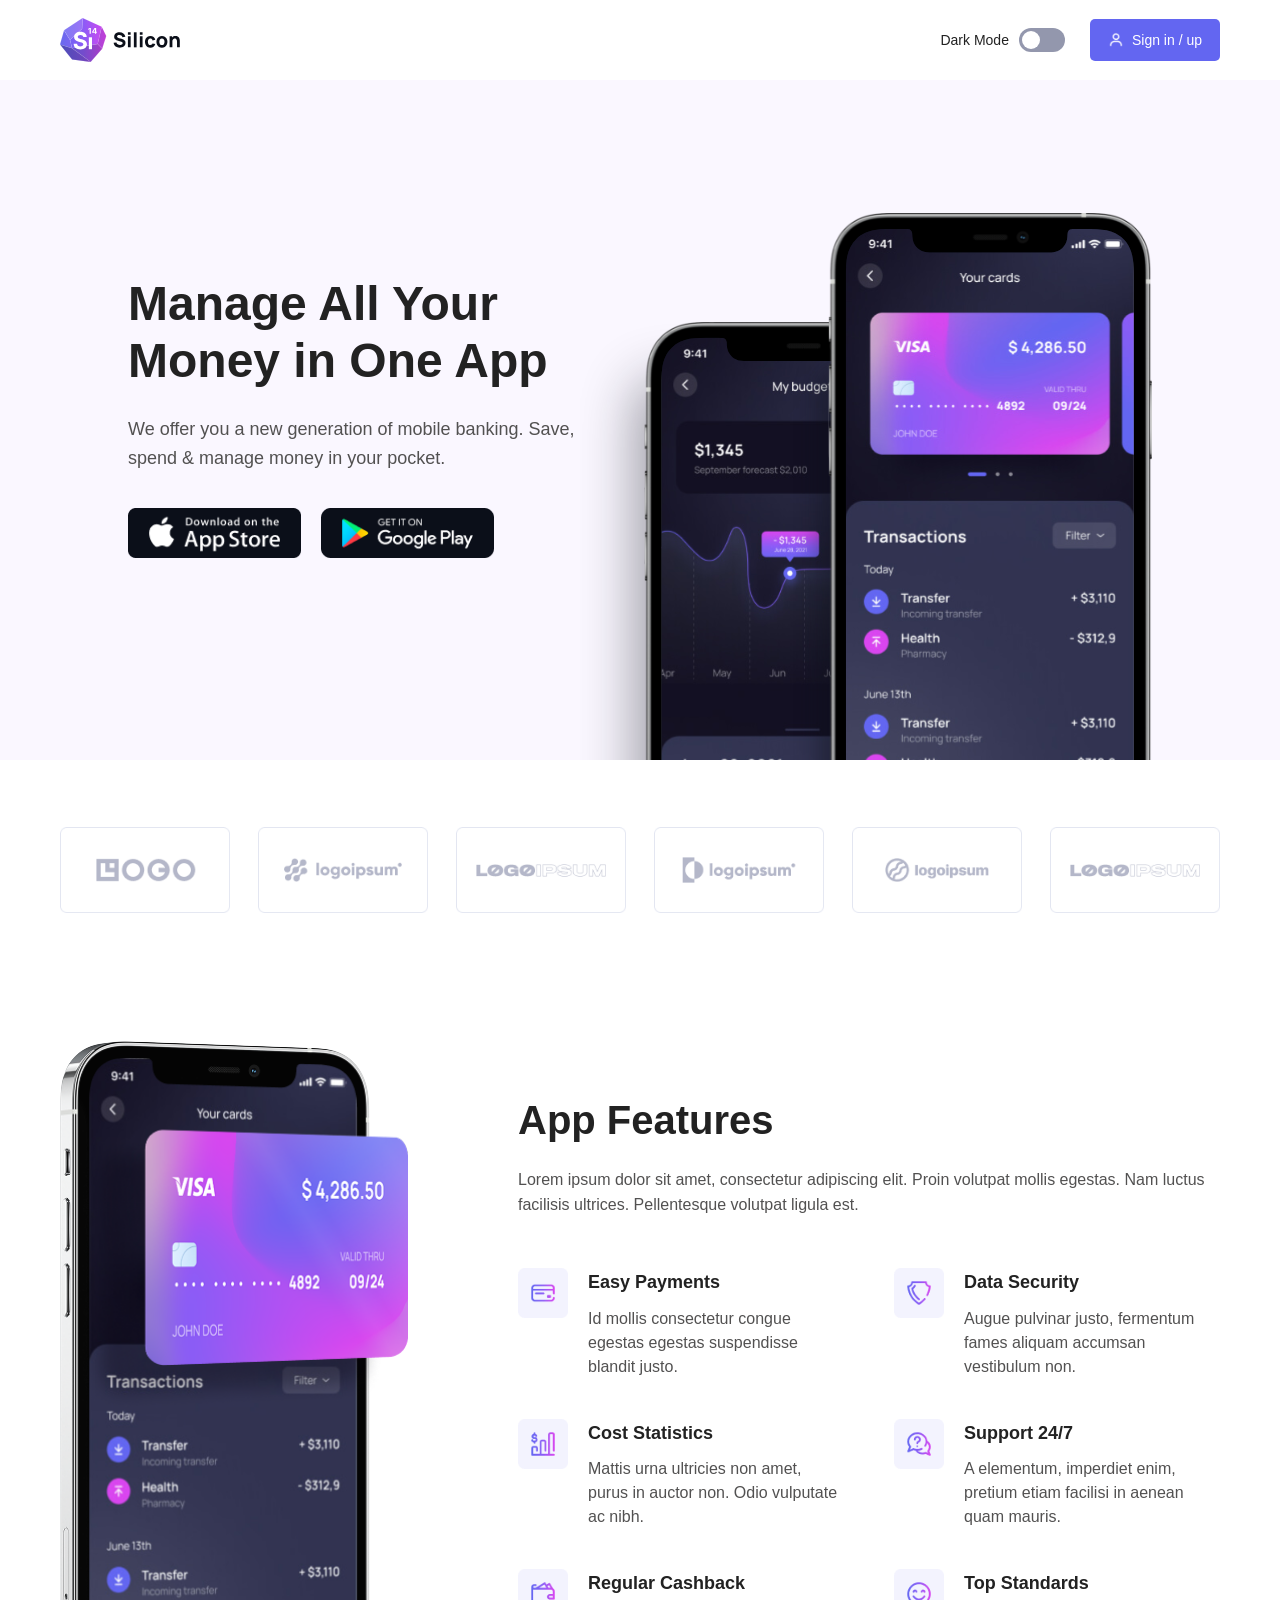
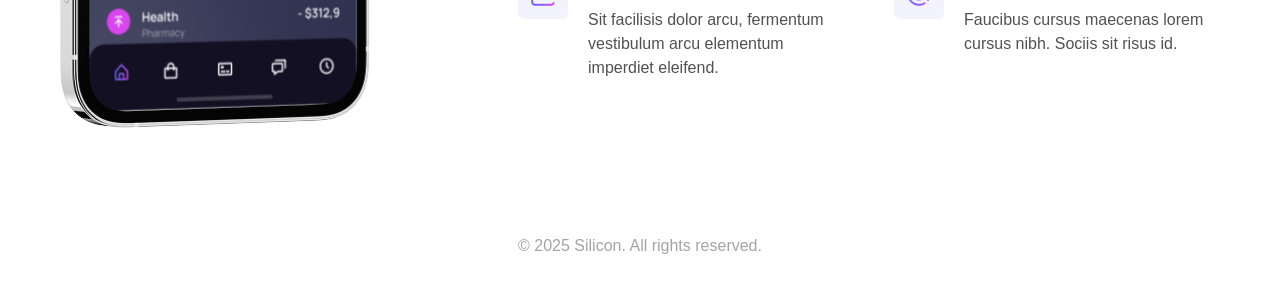
<file: Assessment_1/index.html>
<!doctype html>
<html lang="sv">
  <head>
    <meta charset="UTF-8" />
    <meta name="viewport" content="width=device-width, initial-scale=1.0" />
    <title>Min hemsida</title>
    <link rel="stylesheet" href="style.css" />
  </head>

  <body>
    <div id="header"></div>

    <main>
      <div id="hero"></div>
      <div id="features"></div>
    </main>

    <div id="footer"></div>

    <script>
      async function loadComponent(id, file) {
        const response = await fetch(file);
        const html = await response.text();
        document.getElementById(id).innerHTML = html;
      }

      loadComponent("header", "components/header.html");
      loadComponent("hero", "components/hero.html");
      loadComponent("features", "components/features.html");
      loadComponent("footer", "components/footer.html");
    </script>
  </body>
</html>
</file>
<file: Assessment_1/style.css>
* {
  margin: 0;
  padding: 0;
  box-sizing: border-box;
}

body {
  font-family: Arial, sans-serif;
  color: #222;
  background-color: #fff;
  line-height: 1.6;
}

.header {
  width: 100%;
  background-color: #fff;
}

.header-container {
  width: 100%;
  max-width: 1440px;
  height: 80px;
  margin: 0 auto;
  padding: 0 60px;
  display: flex;
  justify-content: space-between;
  align-items: center;
}

.logo img {
  width: 120px;
  display: block;
}

.header-actions {
  display: flex;
  align-items: center;
  gap: 25px;
}

.dark-mode {
  display: flex;
  align-items: center;
  gap: 10px;
  font-size: 14px;
}

.sign-in {
  display: flex;
  align-items: center;
  gap: 8px;
  padding: 10px 18px;
  background-color: #6366f1;
  color: white;
  text-decoration: none;
  border-radius: 5px;
  font-size: 14px;
}

.sign-in img {
  width: 16px;
  height: 16px;
}

.switch {
  position: relative;
  width: 46px;
  height: 24px;
}

.switch input {
  display: none;
}

.slider {
  position: absolute;
  inset: 0;
  background-color: #9397ad;
  border-radius: 20px;
  cursor: pointer;
}

.slider::before {
  content: "";
  position: absolute;
  width: 18px;
  height: 18px;
  left: 3px;
  top: 3px;
  background-color: white;
  border-radius: 50%;
  transition: 0.2s;
}

.switch input:checked + .slider::before {
  transform: translateX(22px);
}

.hero {
  position: relative;
  display: flex;
  align-items: center;
  min-height: 680px;
  padding: 60px 10%;
  background-color: #faf7ff;
  overflow: hidden;
}

.hero-content {
  width: 50%;
  z-index: 1;
}

.hero-content h1 {
  font-size: 48px;
  line-height: 1.2;
  margin-bottom: 25px;
}

.hero-content p {
  font-size: 18px;
  line-height: 1.6;
  color: #525151;
  max-width: 500px;
  margin-bottom: 35px;
}

.app-buttons {
  display: flex;
  gap: 20px;
}

.app-buttons img {
  height: 50px;
  width: auto;
}

.hero-image {
  position: absolute;
  right: 10%;
  bottom: 0;
  width: 600px;
}

.hero-image img {
  display: block;
  width: 100%;
}

.brands {
  max-width: 1200px;
  margin: 0 auto;
  padding: 60px 20px 40px;
  display: flex;
  justify-content: space-between;
  align-items: center;
  gap: 20px;
}

.brands img {
  width: 170px;
  height: 100px;
  object-fit: contain;
}

.features {
  display: flex;
  align-items: center;
  max-width: 1200px;
  margin: 0 auto;
  padding: 80px 20px;
  gap: 80px;
}

.features-image {
  width: 35%;
}

.features-image img {
  display: block;
  width: 100%;
  max-width: 350px;
}

.features-content {
  width: 65%;
}

.features-content h2 {
  font-size: 40px;
  margin-bottom: 15px;
}

.features-intro {
  color: #525151;
  line-height: 1.6;
  margin-bottom: 50px;
}

.features-grid {
  display: grid;
  grid-template-columns: repeat(2, 1fr);
  gap: 40px 50px;
}

.feature {
  display: flex;
  align-items: flex-start;
  gap: 20px;
}

.feature img {
  width: 50px;
  height: 50px;
  flex-shrink: 0;
}

.feature h3 {
  font-size: 18px;
  margin-bottom: 10px;
}

.feature p {
  color: #525151;
  line-height: 1.5;
}

footer {
  text-align: center;
  padding: 25px 20px;
  color: #a7a3a3;
}

@media (max-width: 768px) {
  .header-container {
    height: 70px;
    padding: 0 20px;
  }

  .logo img {
    width: 100px;
  }

  .dark-mode {
    display: none;
  }

  .sign-in span {
    display: none;
  }

  .sign-in {
    padding: 10px;
  }

  .hero {
    flex-direction: column;
    min-height: 800px;
    padding: 50px 20px 0;
    text-align: center;
  }

  .hero-content {
    width: 100%;
  }

  .hero-content h1 {
    font-size: 36px;
  }

  .hero-content p {
    font-size: 16px;
    margin-left: auto;
    margin-right: auto;
  }

  .app-buttons {
    justify-content: center;
    gap: 10px;
  }

  .app-buttons img {
    height: 42px;
  }

  .hero-image {
    position: absolute;
    width: 115%;
    max-width: 450px;
    left: 50%;
    right: auto;
    bottom: 0;
    transform: translateX(-50%);
  }

  .brands {
    width: 100%;
    padding: 40px 20px;
    display: grid;
    grid-template-columns: repeat(2, 1fr);
    gap: 12px;
  }

  .brands img {
    width: 100%;
    height: auto;
    min-width: 0;
  }

  .features {
    flex-direction: column;
    width: 100%;
    padding: 60px 20px;
    gap: 0;
  }

  .features-image {
    display: none;
  }

  .features-content {
    width: 100%;
  }

  .features-content h2 {
    font-size: 32px;
    text-align: center;
  }

  .features-intro {
    text-align: center;
    margin-bottom: 40px;
  }

  .features-grid {
    grid-template-columns: 1fr;
    gap: 30px;
  }
}
</file>
